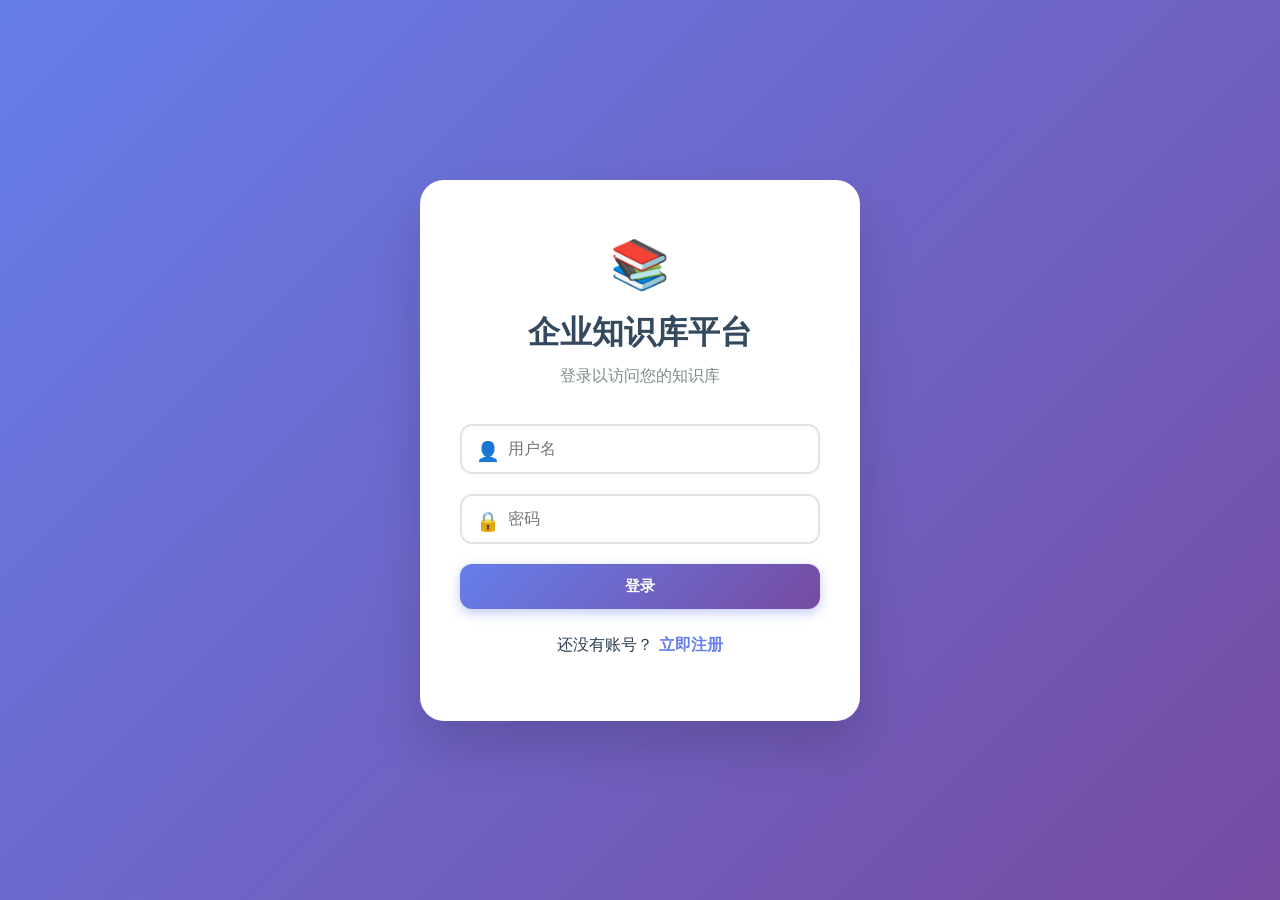
<file: static/login.html>
<!DOCTYPE html>
<html lang="zh">
<head>
    <meta charset="UTF-8">
    <meta name="viewport" content="width=device-width, initial-scale=1.0">
    <title>登录 - 企业知识库</title>
    <link rel="stylesheet" href="/static/css/style.css">
</head>
<body class="auth-page">
    <div class="auth-card">
        <div class="auth-header">
            <div class="logo-icon">📚</div>
            <h2>企业知识库平台</h2>
            <p class="subtitle">登录以访问您的知识库</p>
        </div>
        <form id="loginForm" class="auth-form">
            <div class="input-group">
                <span class="input-icon">👤</span>
                <input type="text" id="username" placeholder="用户名" required>
            </div>
            <div class="input-group">
                <span class="input-icon">🔒</span>
                <input type="password" id="password" placeholder="密码" required>
            </div>
            <button type="submit" class="btn btn-primary btn-block">登录</button>
        </form>
        <div class="auth-footer">
            <span>还没有账号？</span>
            <a href="#" id="showRegister" class="link">立即注册</a>
        </div>
        <div id="message" class="auth-message"></div>
    </div>
    <script src="/static/js/api.js"></script>
    <script src="/static/js/auth.js"></script>
</body>
</html>
</file>
<file: static/css/style.css>
/* ========== 全局重置与变量 ========== */
* {
    box-sizing: border-box;
    margin: 0;
    padding: 0;
}

body {
    font-family: 'Inter', 'Segoe UI', system-ui, -apple-system, sans-serif;
    background: #f4f6fb;
    color: #2c3e50;
    line-height: 1.5;
}

/* ========== 登录页 ========== */
.auth-page {
    display: flex;
    justify-content: center;
    align-items: center;
    min-height: 100vh;
    background: linear-gradient(135deg, #667eea 0%, #764ba2 100%);
}

.auth-card {
    background: white;
    border-radius: 24px;
    padding: 48px 40px;
    width: 440px;
    box-shadow: 0 25px 50px rgba(0,0,0,0.15);
    animation: fadeInUp 0.6s ease;
}

@keyframes fadeInUp {
    from { opacity: 0; transform: translateY(30px); }
    to { opacity: 1; transform: translateY(0); }
}

.auth-header {
    text-align: center;
    margin-bottom: 36px;
}

.logo-icon {
    font-size: 3rem;
    margin-bottom: 8px;
}

.auth-header h2 {
    font-size: 2rem;
    font-weight: 700;
    color: #34495e;
}

.subtitle {
    color: #7f8c8d;
    margin-top: 8px;
}

.auth-form .input-group {
    margin-bottom: 20px;
    position: relative;
}

.auth-form .input-group .input-icon {
    position: absolute;
    left: 16px;
    top: 14px;
    font-size: 1.2rem;
}

.auth-form input {
    width: 100%;
    padding: 14px 16px 14px 46px;
    font-size: 1rem;
    border: 2px solid #e0e4e8;
    border-radius: 12px;
    transition: border 0.3s, box-shadow 0.3s;
    outline: none;
}

.auth-form input:focus {
    border-color: #667eea;
    box-shadow: 0 0 0 4px rgba(102, 126, 234, 0.15);
}

.auth-footer {
    text-align: center;
    margin-top: 24px;
}

.auth-footer .link {
    color: #667eea;
    text-decoration: none;
    font-weight: 600;
}

.auth-message {
    margin-top: 16px;
    color: #e74c3c;
    text-align: center;
    font-size: 0.9rem;
}

/* ========== 通用按钮 ========== */
.btn {
    padding: 12px 20px;
    border: none;
    border-radius: 12px;
    font-size: 0.95rem;
    font-weight: 600;
    cursor: pointer;
    display: inline-flex;
    align-items: center;
    justify-content: center;
    gap: 6px;
    transition: all 0.25s;
}

.btn-block {
    width: 100%;
}

.btn-primary {
    background: linear-gradient(135deg, #667eea, #764ba2);
    color: white;
    box-shadow: 0 4px 12px rgba(102, 126, 234, 0.4);
}
.btn-primary:hover {
    transform: translateY(-1px);
    box-shadow: 0 6px 18px rgba(102, 126, 234, 0.5);
}

.btn-outline {
    background: transparent;
    border: 1.5px solid #dce1e8;
    color: #4a5568;
}
.btn-outline:hover {
    background: #f7f8fa;
    border-color: #667eea;
    color: #667eea;
}

.btn-danger {
    background: linear-gradient(135deg, #e74c3c, #c0392b);
    color: white;
    box-shadow: 0 4px 12px rgba(231, 76, 60, 0.3);
}
.btn-danger:hover {
    transform: translateY(-1px);
    box-shadow: 0 6px 18px rgba(231, 76, 60, 0.4);
}

.btn-sm {
    padding: 6px 14px;
    font-size: 0.8rem;
    border-radius: 8px;
}

/* ========== 主界面布局 ========== */
.app-shell {
    display: flex;
    height: 100vh;
    overflow: hidden;
}

/* ---- 侧边栏 ---- */
.sidebar {
    width: 280px;
    background: white;
    border-right: 1px solid #edf2f7;
    display: flex;
    flex-direction: column;
    box-shadow: 2px 0 12px rgba(0,0,0,0.02);
    z-index: 10;
}

.sidebar-header {
    padding: 24px 20px;
    display: flex;
    justify-content: space-between;
    align-items: center;
    border-bottom: 1px solid #f0f2f5;
}

.logo {
    font-size: 1.4rem;
    font-weight: 700;
    background: linear-gradient(135deg, #667eea, #764ba2);
    -webkit-background-clip: text;
    -webkit-text-fill-color: transparent;
}

.sidebar-body {
    padding: 20px;
    flex: 1;
    overflow-y: auto;
}

.section-title {
    font-size: 0.8rem;
    text-transform: uppercase;
    letter-spacing: 0.1em;
    color: #a0aec0;
    margin-bottom: 16px;
    font-weight: 600;
}

.kb-list {
    list-style: none;
    margin-bottom: 24px;
}

.kb-list li {
    padding: 12px 16px;
    margin-bottom: 8px;
    border-radius: 12px;
    cursor: pointer;
    font-weight: 500;
    transition: all 0.2s;
    color: #4a5568;
    background: #f8fafd;
}

.kb-list li:hover {
    background: #eef2ff;
    color: #667eea;
}

.kb-create {
    margin-top: auto;
}

.kb-create .input {
    width: 100%;
    padding: 10px 14px;
    border: 1.5px solid #e2e8f0;
    border-radius: 10px;
    margin-bottom: 10px;
    font-size: 0.9rem;
}

/* ---- 主内容区 ---- */
.main-content {
    flex: 1;
    overflow-y: auto;
    padding: 32px 40px;
    background: #f4f6fb;
}

.empty-state {
    display: flex;
    flex-direction: column;
    align-items: center;
    justify-content: center;
    height: 100%;
    color: #a0aec0;
}

.empty-icon {
    font-size: 4rem;
    margin-bottom: 16px;
}

/* ========== 知识库详情 ========== */
.kb-detail {
    max-width: 960px;
    margin: 0 auto;
}

.kb-detail-header {
    display: flex;
    justify-content: space-between;
    align-items: center;
    margin-bottom: 30px;
}

.kb-title {
    font-size: 1.8rem;
    font-weight: 700;
    color: #2d3748;
}

.kb-actions {
    display: flex;
    gap: 10px;
}

.kb-body {
    display: flex;
    flex-direction: column;
    gap: 24px;
}

/* 文档管理 */
.doc-section {
    background: white;
    border-radius: 20px;
    padding: 24px;
    box-shadow: 0 4px 20px rgba(0,0,0,0.04);
}

.upload-area {
    margin: 16px 0;
}

.upload-zone {
    border: 2px dashed #cbd5e0;
    border-radius: 16px;
    padding: 28px;
    text-align: center;
    transition: all 0.3s;
    background: #fafbfc;
    cursor: pointer;
}

.upload-zone:hover {
    border-color: #667eea;
    background: #f0f4ff;
}

.upload-icon {
    font-size: 2.5rem;
    display: block;
    margin-bottom: 10px;
}

.doc-list {
    list-style: none;
    margin-top: 16px;
}

.doc-list li {
    display: flex;
    justify-content: space-between;
    align-items: center;
    padding: 10px 16px;
    background: #f7fafc;
    border-radius: 10px;
    margin-bottom: 6px;
    font-size: 0.9rem;
}

.doc-list li button {
    background: none;
    border: none;
    color: #e74c3c;
    cursor: pointer;
    font-weight: bold;
}

.doc-selector {
    background: white;
    border-radius: 20px;
    padding: 20px 24px;
    box-shadow: 0 4px 20px rgba(0,0,0,0.04);
}

.doc-selector h4 {
    margin-bottom: 12px;
    color: #2d3748;
}

.doc-selector label {
    display: inline-flex;
    align-items: center;
    margin-right: 16px;
    margin-bottom: 8px;
    cursor: pointer;
    font-size: 0.9rem;
}

.doc-selector input[type="checkbox"] {
    accent-color: #667eea;
    margin-right: 6px;
}

/* 聊天区 */
.chat-section {
    background: white;
    border-radius: 20px;
    padding: 24px;
    box-shadow: 0 4px 20px rgba(0,0,0,0.04);
    display: flex;
    flex-direction: column;
}

.chat-messages {
    flex: 1;
    min-height: 400px;
    max-height: 600px;
    overflow-y: auto;
    padding: 16px 0;
    margin-bottom: 20px;
}

.chat-welcome {
    text-align: center;
    color: #a0aec0;
    padding: 40px;
    font-size: 1.1rem;
}

.user-msg, .bot-msg {
    margin-bottom: 16px;
    display: flex;
}

.user-msg {
    justify-content: flex-end;
}

.user-msg::before {
    content: "";
    width: 0;
    height: 0;
}

.bot-msg {
    justify-content: flex-start;
}

.user-msg > div, .bot-msg > div {
    max-width: 80%;
    padding: 12px 18px;
    border-radius: 20px;
    line-height: 1.5;
    word-break: break-word;
}

.user-msg > div {
    background: linear-gradient(135deg, #667eea, #764ba2);
    color: white;
    border-bottom-right-radius: 4px;
}

.bot-msg > div {
    background: #f0f2f5;
    color: #2d3748;
    border-bottom-left-radius: 4px;
}

.error-msg > div {
    background: #fed7d7;
    color: #c53030;
}

.chat-input-row {
    display: flex;
    gap: 12px;
    align-items: center;
}

.chat-input {
    flex: 1;
    padding: 14px 18px;
    border: 2px solid #e2e8f0;
    border-radius: 14px;
    font-size: 1rem;
    outline: none;
    transition: border 0.3s;
}

.chat-input:focus {
    border-color: #667eea;
    box-shadow: 0 0 0 3px rgba(102, 126, 234, 0.1);
}

.loading-msg {
    text-align: center;
    padding: 10px;
    color: #718096;
    font-style: italic;
}

/* ========== 授权弹窗 ========== */
.modal {
    position: fixed;
    top: 0;
    left: 0;
    width: 100%;
    height: 100%;
    background: rgba(0,0,0,0.4);
    display: flex;
    justify-content: center;
    align-items: center;
    z-index: 1000;
}

.modal-content {
    background: white;
    border-radius: 20px;
    padding: 32px;
    width: 360px;
    position: relative;
}

.close {
    position: absolute;
    right: 20px;
    top: 14px;
    font-size: 1.8rem;
    cursor: pointer;
    color: #a0aec0;
}

.modal-content h3 {
    margin-bottom: 20px;
}

.modal-content .input {
    width: 100%;
    padding: 12px;
    border: 1.5px solid #e2e8f0;
    border-radius: 10px;
    margin-bottom: 16px;
}

/* ========== 滚动条美化 ========== */
::-webkit-scrollbar {
    width: 6px;
}
::-webkit-scrollbar-track {
    background: #edf2f7;
}
::-webkit-scrollbar-thumb {
    background: #cbd5e0;
    border-radius: 3px;
}
/* 文件预览列表 */
.file-preview {
    display: flex;
    flex-wrap: wrap;
    gap: 8px;
    margin-top: 12px;
}
.file-tag {
    background: #eef2ff;
    color: #4a5568;
    border-radius: 20px;
    padding: 4px 12px;
    font-size: 0.9rem;
    display: inline-flex;
    align-items: center;
    gap: 6px;
}
.file-tag button {
    background: none;
    border: none;
    color: #e74c3c;
    cursor: pointer;
    font-weight: bold;
}
/* 按钮禁用状态 */
.btn:disabled {
    opacity: 0.5;
    cursor: not-allowed;
    transform: none;
    box-shadow: none;
}

/* 评测表格 */
.eval-table {
    width: 100%;
    border-collapse: collapse;
    margin-top: 20px;
    font-size: 0.9rem;
}
.eval-table th, .eval-table td {
    border: 1px solid #ddd;
    padding: 8px;
    text-align: left;
}
.eval-table th {
    background: #f5f5f5;
}
.eval-upload p {
    margin: 10px 0;
}
/* ========== 评测报告优化 ========== */
.eval-summary-grid {
    display: grid;
    grid-template-columns: repeat(auto-fit, minmax(130px, 1fr));
    gap: 12px;
    margin: 20px 0;
}
.eval-card {
    background: #f8fafd;
    border-radius: 14px;
    padding: 16px;
    text-align: center;
    box-shadow: 0 2px 8px rgba(0,0,0,0.04);
}
.eval-card .eval-value {
    font-size: 2rem;
    font-weight: 700;
    background: linear-gradient(135deg, #667eea, #764ba2);
    -webkit-background-clip: text;
    -webkit-text-fill-color: transparent;
}
.eval-card .eval-label {
    font-size: 0.85rem;
    color: #6b7280;
    margin-top: 6px;
}
.eval-bar {
    height: 8px;
    background: #e5e7eb;
    border-radius: 4px;
    overflow: hidden;
    margin: 8px 0 4px;
}
.eval-bar-fill {
    height: 100%;
    border-radius: 4px;
    background: linear-gradient(to right, #667eea, #764ba2);
    transition: width 0.6s ease;
}
.eval-detail-table {
    width: 100%;
    border-collapse: collapse;
    margin-top: 20px;
}
.eval-detail-table th {
    background: #f4f6fb;
    padding: 12px;
    text-align: left;
    font-weight: 600;
    color: #34495e;
    border-bottom: 2px solid #e2e8f0;
}
.eval-detail-table td {
    padding: 10px 12px;
    border-bottom: 1px solid #edf2f7;
    vertical-align: top;
}
.match-exact { color: #059669; font-weight: 600; }
.match-partial { color: #d97706; font-weight: 600; }
.match-rejected { color: #b45309; font-weight: 600; }
.match-error { color: #dc2626; font-weight: 600; }
.eval-tag {
    display: inline-block;
    padding: 2px 10px;
    border-radius: 20px;
    font-size: 0.8rem;
    font-weight: 600;
}
.eval-tag.exact { background: #d1fae5; color: #065f46; }
.eval-tag.partial { background: #fef3c7; color: #92400e; }
.eval-tag.rejected { background: #ffedd5; color: #9a3412; }
.eval-tag.error { background: #fee2e2; color: #991b1b; }

/* ========== 优化评测模态框（修复尺寸与滚动） ========== */
.eval-modal-content {
    display: flex;
    flex-direction: column;
    border-radius: 20px;
    overflow: hidden;            /* 外层不滚动，由 body 滚动 */
}

/* 头部固定（包含关闭按钮） */
.eval-modal-content .modal-header {
    display: flex;
    justify-content: space-between;
    align-items: center;
    padding: 20px 24px;
    border-bottom: 1px solid #e2e8f0;
    background: white;
    border-radius: 20px 20px 0 0;
    flex-shrink: 0;
}

.eval-modal-content .modal-header h3 {
    margin: 0;
    font-size: 1.3rem;
    color: #2d3748;
}

.eval-modal-content .modal-header .close {
    position: static;           /* 取消绝对定位，采用普通流 */
    font-size: 2rem;
    line-height: 1;
    color: #a0aec0;
    cursor: pointer;
    transition: color 0.2s;
}

.eval-modal-content .modal-header .close:hover {
    color: #667eea;
}

/* 内容滚动区域 */
.eval-modal-content .modal-body {
    overflow-y: auto;
    padding: 24px;
    background: white;
    border-radius: 0 0 20px 20px;
    flex: 1;
    scrollbar-gutter: stable;   /* 预留滚动条空间，消除缝隙 */
}

/* 兼容原有模态窗口的其他样式 */
.modal {
    position: fixed;
    top: 0;
    left: 0;
    width: 100%;
    height: 100%;
    background: rgba(0,0,0,0.4);
    display: flex;
    justify-content: center;
    align-items: center;
    z-index: 1000;
}

.modal-content {
    background: white;
    border-radius: 20px;
    padding: 0;                 /* 由内部 header/body 控制 padding */
    position: relative;
}

/* ========== 授权弹窗优化 ========== */
.auth-modal-card {
    width: 420px;
    max-width: 90vw;
    padding: 0;
    border-radius: 24px;
    overflow: hidden;
    box-shadow: 0 25px 50px rgba(0,0,0,0.2);
    animation: fadeInUp 0.3s ease;
}

.auth-modal-header {
    background: linear-gradient(135deg, #667eea 0%, #764ba2 100%);
    color: white;
    text-align: center;
    padding: 30px 20px 20px;
    position: relative;
}

.auth-modal-icon {
    font-size: 2.5rem;
    margin-bottom: 10px;
}

.auth-modal-header h3 {
    margin: 0;
    font-size: 1.4rem;
    font-weight: 600;
    color: white;
}

.auth-modal-header p {
    margin: 8px 0 0;
    font-size: 0.9rem;
    opacity: 0.9;
}

.auth-modal-body {
    padding: 30px 24px 24px;
    background: white;
    border-radius: 0 0 24px 24px;
}

.auth-modal-body .input-group {
    margin-bottom: 16px;
    position: relative;
}

.auth-modal-body .input-group .input-icon {
    position: absolute;
    left: 16px;
    top: 14px;
    font-size: 1.2rem;
    color: #a0aec0;
}

.auth-modal-body .input {
    width: 100%;
    padding: 14px 16px 14px 46px;
    font-size: 1rem;
    border: 2px solid #e2e8f0;
    border-radius: 14px;
    outline: none;
    transition: border 0.3s, box-shadow 0.3s;
}

.auth-modal-body .input:focus {
    border-color: #667eea;
    box-shadow: 0 0 0 3px rgba(102, 126, 234, 0.15);
}

/* 关闭按钮调整 */
.auth-modal-card .close {
    position: absolute;
    right: 16px;
    top: 12px;
    font-size: 1.8rem;
    color: rgba(255,255,255,0.9);
    cursor: pointer;
    z-index: 10;
    transition: color 0.2s;
}

.auth-modal-card .close:hover {
    color: white;
}

/* 授权用户列表样式 */
.authorized-list-section h4 {
    border-top: 1px solid #e2e8f0;
    padding-top: 15px;
    margin-top: 15px;
}
#authorizedUserList li {
    display: flex;
    justify-content: space-between;
    align-items: center;
    padding: 8px 12px;
    background: #f8fafc;
    border-radius: 8px;
    margin-bottom: 6px;
    font-size: 0.9rem;
}
.revoke-btn {
    background: none;
    border: none;
    color: #e74c3c;
    cursor: pointer;
    font-size: 0.85rem;
    font-weight: 500;
}
.revoke-btn:hover {
    text-decoration: underline;
}
</file>
